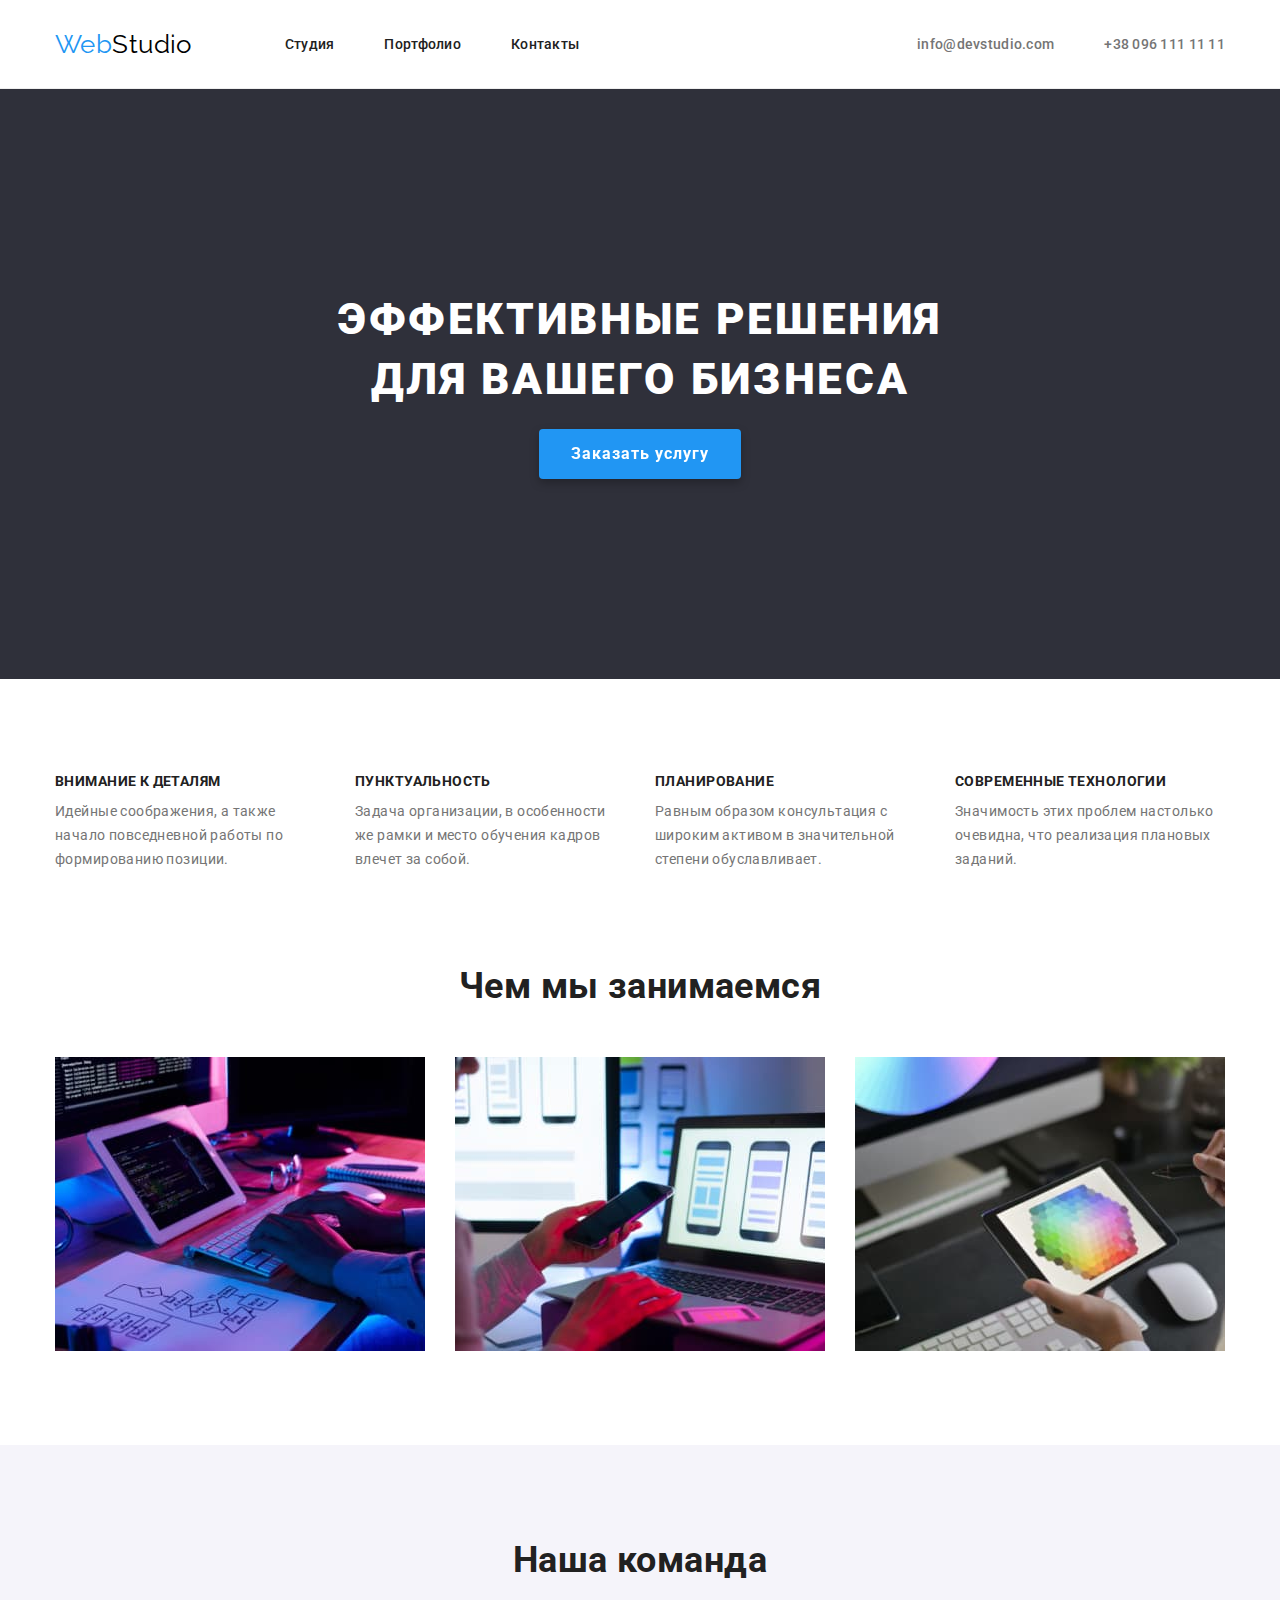
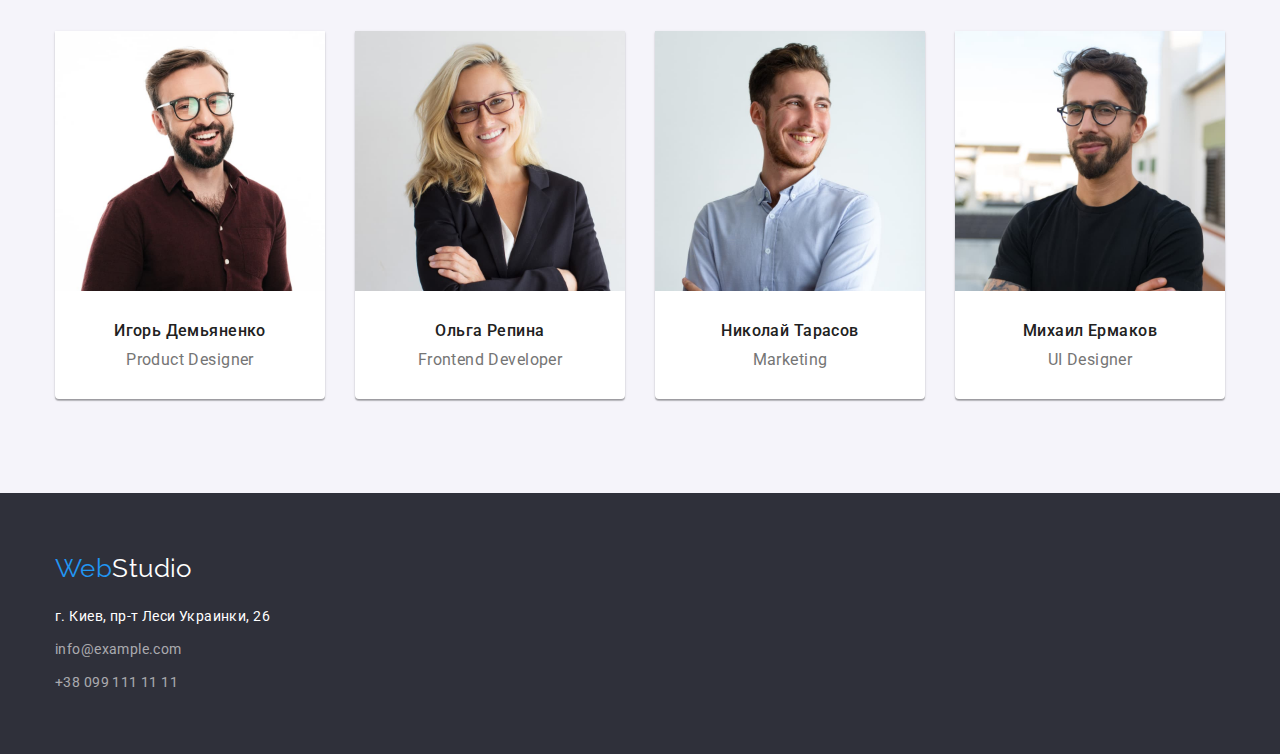
<file: index.html>
<!DOCTYPE html>
<html lang="ru">
  <head>
    <meta charset="UTF-8" />
    <meta http-equiv="X-UA-Compatible" content="IE=edge" />
    <meta name="viewport" content="width=device-width, initial-scale=1.0" />
    <title>Студия</title>
    <!-- <link rel="stylesheet" href="./css/reset.css" /> -->
    <link
      rel="stylesheet"
      href="https://cdnjs.cloudflare.com/ajax/libs/modern-normalize/1.1.0/modern-normalize.min.css"
    />
    <link rel="stylesheet" href="./css/styles.css" />
  </head>
  <body>
    <header>
      <!-- navigation bar -->
      <div class="container">
        <div class="nav-bar">
          <nav>
            <a href="./index.html" class="logo"><span>Web</span>Studio</a>
            <ul class="nav-menu">
              <li class="item"><a class="nav-link" href="./index.html">Студия</a></li>
              <li class="item"><a class="nav-link" href="./portfollio.html">Портфолио</a></li>
              <li class="item"><a class="nav-link" href="">Контакты</a></li>
            </ul>
          </nav>

          <!-- contacts -->
          <ul class="cont-menu">
            <li class="item">
              <a class="cont-link" href="mailto:info@devstudio.com">info@devstudio.com</a>
            </li>
            <li class="item">
              <a class="cont-link" href="tel:+380961111111">+38 096 111 11 11</a>
            </li>
          </ul>
        </div>
      </div>
    </header>

    <main>
      <!-- Hero -->

      <section class="hero">
        <div class="container">
          <h1 class="hero-text">Эффективные решения для вашего бизнеса</h1>
          <button type="button" class="button">Заказать услугу</button>
        </div>
      </section>

      <!-- Features -->
      <section class="features">
        <div class="container">
          <h2 hidden>Особенности</h2>
          <ul class="list">
            <li class="item">
              <h3 class="features-title">Внимание к деталям</h3>
              <p class="features-text">
                Идейные соображения, а также начало повседневной работы по формированию позиции.
              </p>
            </li>
            <li class="item">
              <h3 class="features-title">Пунктуальность</h3>
              <p class="features-text">
                Задача организации, в особенности же рамки и место обучения кадров влечет за собой.
              </p>
            </li>
            <li class="item">
              <h3 class="features-title">Планирование</h3>
              <p class="features-text">
                Равным образом консультация с широким активом в значительной степени обуславливает.
              </p>
            </li>
            <li class="item">
              <h3 class="features-title">Современные технологии</h3>
              <p class="features-text">
                Значимость этих проблем настолько очевидна, что реализация плановых заданий.
              </p>
            </li>
          </ul>
        </div>
      </section>

      <!-- About us gallery -->
      <section class="about">
        <div class="container">
          <h2 class="about-title">Чем мы занимаемся</h2>
          <ul class="list">
            <li class="banner">
              <img
                class="image"
                src="./images/img-1-opt.jpg"
                alt="Картинка компьютера"
                width="370"
              />
            </li>
            <li class="banner">
              <img class="image" src="./images/img-2-opt.jpg" alt="Картинка телефона" width="370" />
            </li>
            <li class="banner">
              <img class="image" src="./images/img-3-opt.jpg" alt="Картинка планшета" width="370" />
            </li>
          </ul>
        </div>
      </section>

      <!-- Our Team cards -->

      <section class="team">
        <div class="container">
          <h2 class="title">Наша команда</h2>
          <ul>
            <li class="team-card">
              <img src="./images/igor-opt.jpg" alt="Игорь Демьяненко" width="270" />
              <div class="card-text">
                <h3 class="member-name">Игорь Демьяненко</h3>
                <p class="member-role">Product Designer</p>
              </div>
            </li>
            <li class="team-card">
              <img src="./images/olga-opt.jpg" alt="Ольга Репина" width="270" />
              <div class="card-text">
                <h3 class="member-name">Ольга Репина</h3>
                <p class="member-role">Frontend Developer</p>
              </div>
            </li>
            <li class="team-card">
              <img src="./images/mikola-opt.jpg" alt="Николай Тарасов" width="270" />
              <div class="card-text">
                <h3 class="member-name">Николай Тарасов</h3>
                <p class="member-role">Marketing</p>
              </div>
            </li>
            <li class="team-card">
              <img src="./images/mihailo-opt.jpg" alt="Михаил Ермаков" width="270" />
              <div class="card-text">
                <h3 class="member-name">Михаил Ермаков</h3>
                <p class="member-role">UI Designer</p>
              </div>
            </li>
          </ul>
        </div>
      </section>
    </main>

    <!-- Footer -->
    <footer>
      <div class="container">
        <a href="./index.html" class="logo"><span>Web</span>Studio</a>
        <address>
          <ul class="add-menu">
            <li class="map item">
              <a
                class="map-link"
                href="https://goo.gl/maps/CPtrU1FHBa2aNyZL9"
                target="_blank"
                rel="noopener noreferrer nofollow"
                >г. Киев, пр-т Леси Украинки, 26</a
              >
            </li>
            <li class="item">
              <a href="mailto:info@example.com" class="address-link">info@example.com</a>
            </li>
            <li class="item">
              <a href="tel:+380991111111" class="address-link">+38 099 111 11 11</a>
            </li>
          </ul>
        </address>
      </div>
    </footer>
  </body>
</html>
</file>
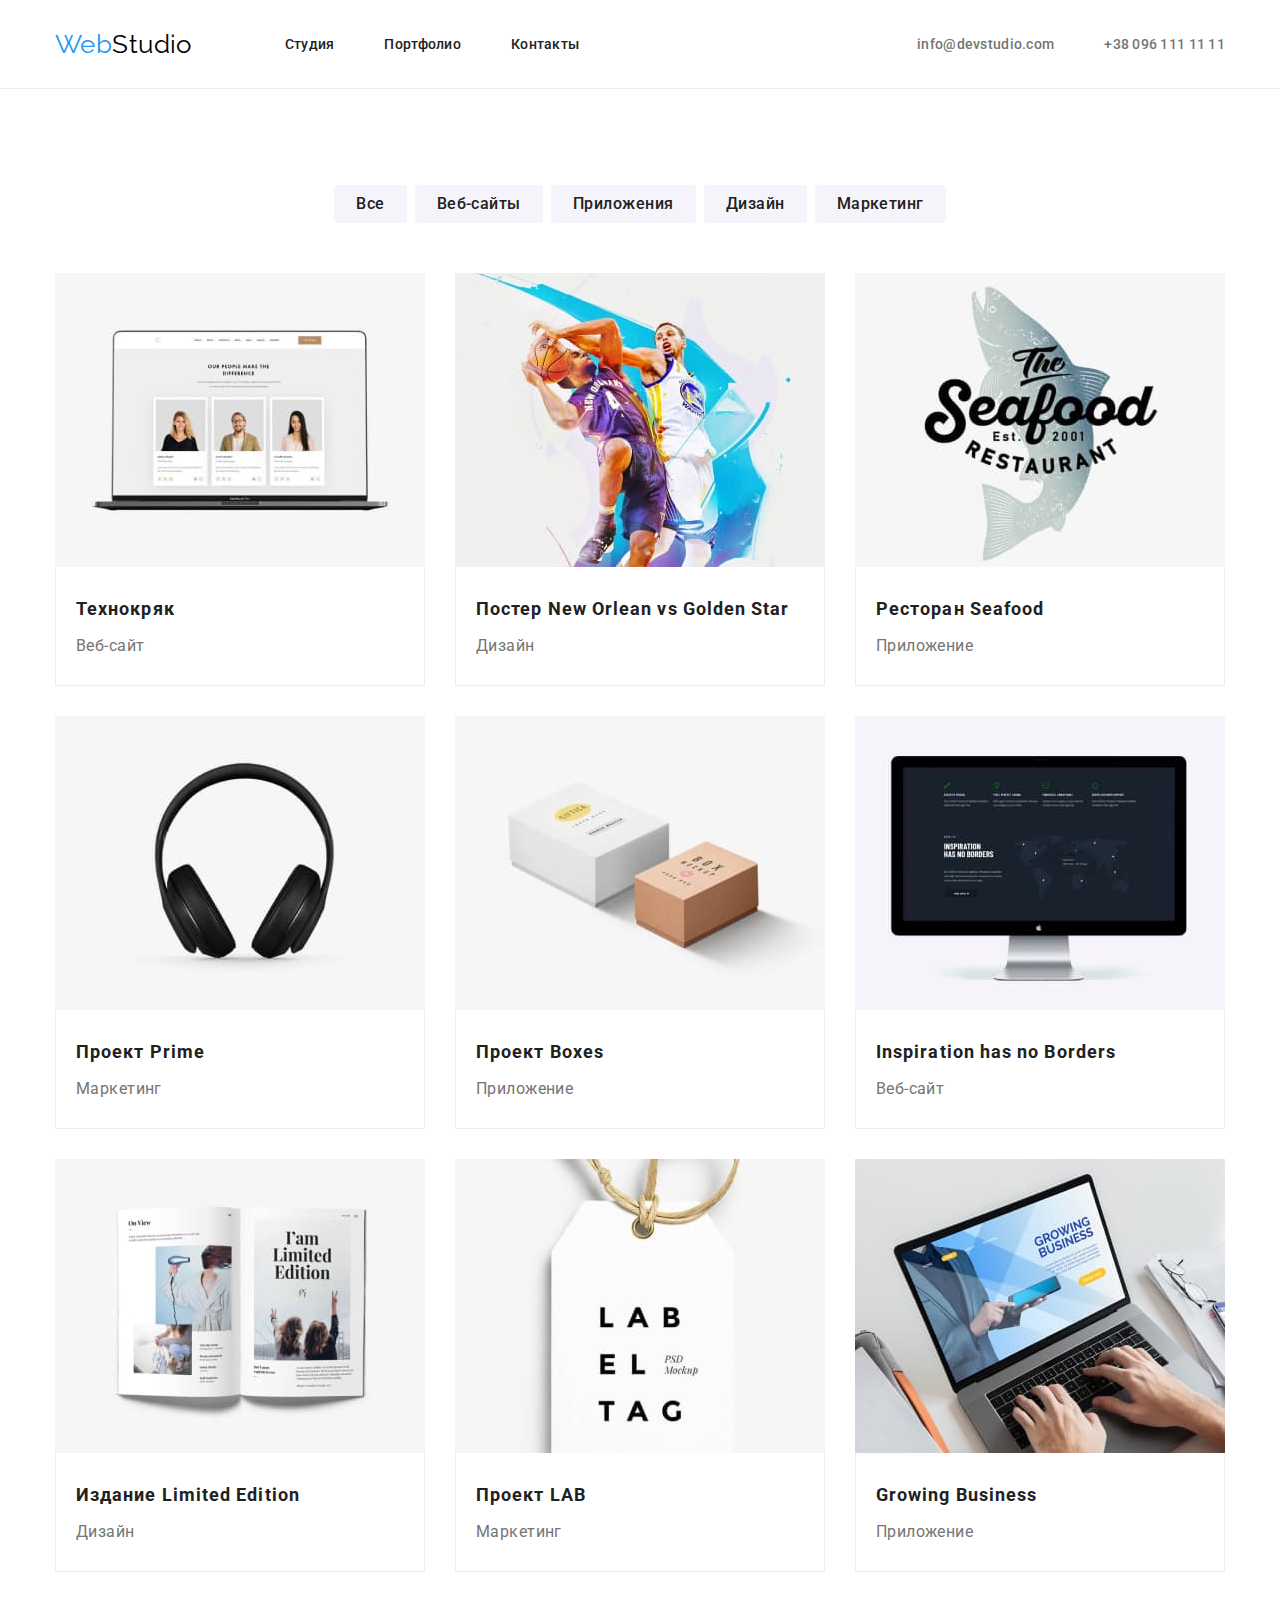
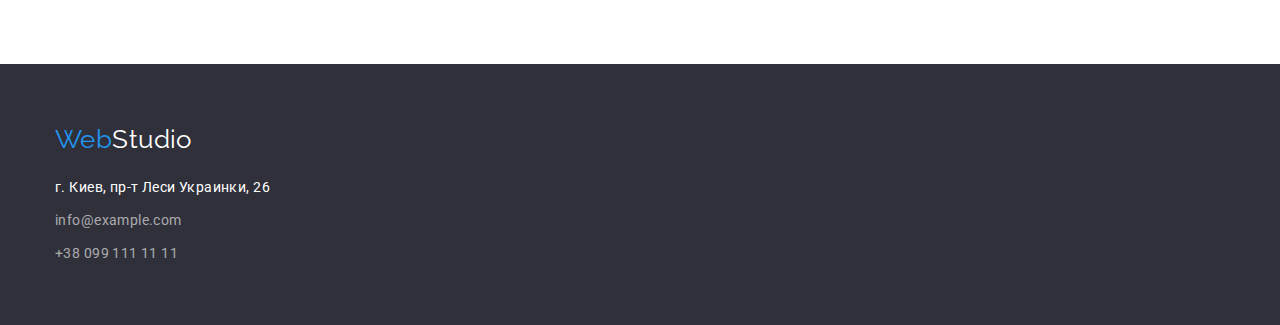
<file: portfollio.html>
<!DOCTYPE html>
<html lang="ru">
  <head>
    <meta charset="UTF-8" />
    <meta http-equiv="X-UA-Compatible" content="IE=edge" />
    <meta name="viewport" content="width=device-width, initial-scale=1.0" />
    <title>Портфолио</title>
    <!-- <link rel="stylesheet" href="./css/reset.css" /> -->
    <link
      rel="stylesheet"
      href="https://cdnjs.cloudflare.com/ajax/libs/modern-normalize/1.1.0/modern-normalize.min.css"
    />
    <link rel="stylesheet" href="./css/styles.css" />
  </head>
  <body>
    <header>
      <!-- navigation bar  nav and contacts will be in div.containter-->
      <div class="container">
        <div class="nav-bar">
          <nav>
            <a href="./index.html" class="logo"><span>Web</span>Studio</a>
            <ul class="nav-menu">
              <li class="item"><a class="nav-link" href="./index.html">Студия</a></li>
              <li class="item"><a class="nav-link" href="./portfollio.html">Портфолио</a></li>
              <li class="item"><a class="nav-link" href="">Контакты</a></li>
            </ul>
          </nav>

          <!-- contacts -->
          <ul class="cont-menu">
            <li class="item">
              <a class="cont-link" href="mailto:info@devstudio.com">info@devstudio.com</a>
            </li>
            <li class="item">
              <a class="cont-link" href="tel:+380961111111">+38 096 111 11 11</a>
            </li>
          </ul>
        </div>
      </div>
    </header>

    <main>
      <section class="port">
        <div class="container">
          <h1 hidden>Портфолио</h1>
          <ul class="port-menu">
            <li class="btn"><button type="button" class="button">Все</button></li>
            <li class="btn"><button type="button" class="button">Веб-сайты</button></li>
            <li class="btn"><button type="button" class="button">Приложения</button></li>
            <li class="btn"><button type="button" class="button">Дизайн</button></li>
            <li class="btn"><button type="button" class="button">Маркетинг</button></li>
          </ul>
          <ul class="port-gallery">
            <li class="port-card">
              <a href="" class="port-card-link"
                ><img
                  src="./images/tehno-opt.jpg"
                  alt="Изображение веб-сайта Технокряк"
                  width="370"
                />
                <div class="card-container">
                  <h2 class="port-card-title">Технокряк</h2>
                  <p class="port-card-text">Веб-сайт</p>
                </div></a
              >
            </li>
            <li class="port-card">
              <a href="" class="port-card-link"
                ><img src="./images/poster-opt.jpg" alt="Постер баскетбольного матча" width="370" />
                <div class="card-container">
                  <h2 class="port-card-title">Постер New Orlean vs Golden Star</h2>
                  <p class="port-card-text">Дизайн</p>
                </div></a
              >
            </li>
            <li class="port-card">
              <a href="" class="port-card-link"
                ><img src="./images/restor-opt.jpg" alt="Логотип ресторана Seafood" width="370" />
                <div class="card-container">
                  <h2 class="port-card-title">Ресторан Seafood</h2>
                  <p class="port-card-text">Приложение</p>
                </div></a
              >
            </li>
            <li class="port-card">
              <a href="" class="port-card-link"
                ><img src="./images/prime-opt.jpg" alt="Изображение наушников Prime" width="370" />
                <div class="card-container">
                  <h2 class="port-card-title">Проект Prime</h2>
                  <p class="port-card-text">Маркетинг</p>
                </div></a
              >
            </li>
            <li class="port-card">
              <a href="" class="port-card-link"
                ><img src="./images/boxes-opt.jpg" alt="Илюстрация приложения Boxes" width="370" />
                <div class="card-container">
                  <h2 class="port-card-title">Проект Boxes</h2>
                  <p class="port-card-text">Приложение</p>
                </div></a
              >
            </li>
            <li class="port-card">
              <a href="" class="port-card-link"
                ><img
                  src="./images/isnpir-opt.jpg"
                  alt="Изображение веб-сайта Inspiration has no Borders"
                  width="370"
                />
                <div class="card-container">
                  <h2 class="port-card-title">Inspiration has no Borders</h2>
                  <p class="port-card-text">Веб-сайт</p>
                </div></a
              >
            </li>
            <li class="port-card">
              <a href="" class="port-card-link"
                ><img
                  src="./images/book-opt.jpg"
                  alt="Изображение книги Limited Edition"
                  width="370"
                />
                <div class="card-container">
                  <h2 class="port-card-title">Издание Limited Edition</h2>
                  <p class="port-card-text">Дизайн</p>
                </div></a
              >
            </li>
            <li class="port-card">
              <a href="" class="port-card-link"
                ><img
                  src="./images/lab-opt.jpg"
                  alt="Изображение магазинной бирки с надписью LABEL TAG"
                  width="370"
                />
                <div class="card-container">
                  <h2 class="port-card-title">Проект LAB</h2>
                  <p class="port-card-text">Маркетинг</p>
                </div></a
              >
            </li>
            <li class="port-card">
              <a href="" class="port-card-link"
                ><img
                  src="./images/business-opt.jpg"
                  alt="Изображение компьютера с открытым приложением Growing Business"
                  width="370"
                />
                <div class="card-container">
                  <h2 class="port-card-title">Growing Business</h2>
                  <p class="port-card-text">Приложение</p>
                </div></a
              >
            </li>
          </ul>
        </div>
      </section>
    </main>

    <!-- Footer -->
    <footer>
      <div class="container">
        <a href="./index.html" class="logo"><span>Web</span>Studio</a>
        <address>
          <ul class="add-menu">
            <li class="map item">
              <a
                class="map-link"
                href="https://goo.gl/maps/CPtrU1FHBa2aNyZL9"
                target="_blank"
                rel="noopener noreferrer nofollow"
                >г. Киев, пр-т Леси Украинки, 26</a
              >
            </li>
            <li class="item">
              <a href="mailto:info@example.com" class="address-link">info@example.com</a>
            </li>
            <li class="item">
              <a href="tel:+380991111111" class="address-link">+38 099 111 11 11</a>
            </li>
          </ul>
        </address>
      </div>
    </footer>
  </body>
</html>
</file>
<file: css/styles.css>
@import url("https://fonts.googleapis.com/css2?family=Raleway:wght@700&display=swap");
@import url("https://fonts.googleapis.com/css2?family=Roboto:wght@400;500;700;900&display=swap");

/* ---------------------------variables--------------------------- */
:root {
  --color-main: #212121;
  --color-alt: #757575;
  --color-accent: #2196f3;
  --color-bg-alt: #2f303a;
  --color-bg-sect: #f5f4fa;
}

/* ---------------------------global---------------------------- */
header {
  border-bottom: 1px solid #eeeeee;
}
body {
  font-family: "Roboto", sans-serif;
  color: var(--color-alt);
  font-size: 14px;
  line-height: calc(24 / 14);
  background-color: #ffffff;
  letter-spacing: 0.03em;
}

a {
  text-decoration: none;
}
ul {
  list-style: none;
  margin: 0;
  padding: 0;
}
h1,
h2,
h3,
h4,
h5,
h6,
p {
  margin: 0;
  word-wrap: break-word;
}

address {
  font-style: normal;
}
img {
  display: block;
  min-width: 100%;
  height: auto;
}

.container {
  width: 1200px;
  /* outline: tomato solid 2px; */
  margin-left: auto;
  margin-right: auto;
  padding-left: 15px;
  padding-right: 15px;
}
/* ---------------------------header--------------------------- */

.nav-bar {
  display: flex;
  align-items: center;
}
nav {
  display: flex;
  align-items: center;
}
.logo {
  font-family: "Raleway", sans-serif;
  font-size: 26px;
  color: #000000;
}
.logo span {
  color: var(--color-accent);
}
.nav-menu {
  display: flex;
}
.nav-menu .item:not(:last-child) {
  padding-right: 50px;
}
.nav-menu .item:first-child {
  padding-left: 93px;
}
.nav-link {
  display: block;
  padding-top: 32px;
  padding-bottom: 32px;

  color: var(--color-main);
  font-weight: 500;
  letter-spacing: 0.02em;
}
.nav-link:hover,
.nav-link:focus {
  color: var(--color-accent);
}

.cont-menu {
  display: flex;
  margin-left: auto;
}
.cont-menu .item:not(:last-child) {
  padding-right: 50px;
}
.cont-link {
  display: block;
  padding-top: 32px;
  padding-bottom: 32px;

  color: var(--color-alt);
  font-weight: 500;
  letter-spacing: 0.02em;
}
.cont-link:hover,
.cont-link:focus {
  color: var(--color-accent);
}

/* ---------------------------main--------------------------- */
.hero {
  background-color: var(--color-bg-alt);
  padding-bottom: 94px;
  text-align: center;
  padding-bottom: 200px;
  padding-top: 200px;
}
.hero-text {
  max-width: 696px;
  margin-left: auto;
  margin-right: auto;
  margin-bottom: 20px;

  color: #ffffff;
  font-size: 44px;
  line-height: calc(60 / 44);
  letter-spacing: 0.06em;
  font-weight: 900;
  text-transform: uppercase;
}
.hero .button {
  font-family: inherit;
  font-size: 16px;
  line-height: calc(30 / 16);
  letter-spacing: 0.06em;
  font-weight: 700;
  color: #ffffff;

  padding: 10px 32px;
  background-color: var(--color-accent);
  cursor: pointer;
  filter: drop-shadow(0px 4px 4px rgba(0, 0, 0, 0.25));
  border: none;
  border-radius: 4px;
}
.hero .button:hover,
.hero .button:focus,
.hero .button:active {
  background-color: #188ce8;
  box-shadow: 0px 4px 4px rgba(0, 0, 0, 0.15);
}

/* ---------------------------Features--------------------------- */
.features {
  padding-top: 94px;
  padding-bottom: 94px;
}
.features .list {
  display: flex;
}
.features .item {
  width: calc((100% - 90px) / 4);
}
.features .item:not(:last-child) {
  margin-right: 30px;
}
.features-title {
  margin-bottom: 10px;

  color: var(--color-main);
  font-size: 14px;
  line-height: 16px;
  font-weight: 700;
  text-transform: uppercase;
}
/* .features-text {} */

/* ----------------------about us gallery---------------------- */

.about {
  display: flex;
  flex-direction: column;
  padding-bottom: 94px;
  align-items: center;
}
.about .list {
  display: flex;
}

.about .banner:not(:last-child) {
  margin-right: 30px;
}
.about-title {
  margin-bottom: 50px;

  color: var(--color-main);
  font-size: 36px;
  line-height: 42px;
  font-weight: 700;
  text-align: center;
}
/* ----------------------team section----------------------*/

.team {
  background-color: var(--color-bg-sect);
  padding-bottom: 94px;
  padding-top: 94px;
}
.team .container {
  display: flex;
  flex-direction: column;
  align-items: center;
}
.title {
  margin-bottom: 50px;

  color: var(--color-main);
  font-size: 36px;
  line-height: 42px;
  text-align: center;
}

.team ul {
  display: flex;
}
.team-card {
  display: flex;
  align-items: center;
  flex-direction: column;

  background-color: #ffffff;
  width: 270px;

  box-shadow: 0px 1px 3px rgba(0, 0, 0, 0.12), 0px 1px 1px rgba(0, 0, 0, 0.14),
    0px 2px 1px rgba(0, 0, 0, 0.2);
  border-radius: 0px 0px 4px 4px;
}

.team-card:not(:last-child) {
  margin-right: 30px;
}

.card-text {
  text-align: center;
  margin: 30px 0 30px 0;
}
.team .member-name {
  margin-bottom: 10px;

  color: var(--color-main);
  font-size: 16px;
  line-height: 19px;
  font-weight: 500;
}
.team .member-role {
  font-size: 16px;
  line-height: 19px;
}

/* ---------------------------main portfolio--------------------------- */
.port {
  padding-top: 96px;
  padding-bottom: 92px;
}
.port-menu {
  display: flex;
  justify-content: center;
  margin-bottom: 50px;
}

.port-menu .button {
  padding-top: 6px;
  padding-bottom: 6px;
  padding-right: 22px;
  padding-left: 22px;

  font-family: inherit;
  color: var(--color-main);
  font-size: 16px;
  font-weight: 500;
  line-height: calc(26 / 16);
  letter-spacing: 0.03em;

  background-color: #f5f4fa;
  border: none;
  border-radius: 4px;
  cursor: pointer;
}
.port-menu .btn:not(:last-child) {
  margin-right: 8px;
}

.port-menu .button:hover,
.port-menu .button:focus {
  color: #ffffff;
  background-color: var(--color-accent);
  box-shadow: 0px 3px 1px rgba(0, 0, 0, 0.1), 0px 1px 2px rgba(0, 0, 0, 0.08),
    0px 2px 2px rgba(0, 0, 0, 0.12);
  border-radius: 4px;
}

.port-gallery {
  display: flex;
  flex-wrap: wrap;
}
.port-card {
  width: calc((100% - 60px) / 3);
  margin-right: 30px;
  margin-bottom: 30px;
}
.port-card:nth-child(3n) {
  margin-right: 0px;
}
.port-card:nth-last-child(-n + 3) {
  margin-bottom: 0px;
}

.card-container {
  padding: 24px 20px;
  border: 1px solid #eeeeee;
  border-top: 0;
}
.port-card-title {
  color: var(--color-main);
  font-size: 18px;
  line-height: calc(36 / 18);
  letter-spacing: 0.06em;
  font-weight: 700;
  margin-bottom: 4px;
}
.port-card-text {
  color: var(--color-alt);
  font-size: 16px;
  line-height: calc(30 / 16);
}

/* ---------------------------footer--------------------------- */

footer {
  padding-top: 60px;
  padding-bottom: 60px;

  background-color: var(--color-bg-alt);
}
footer .logo {
  display: inline-block;
  color: white;
  line-height: 31px;
  margin-bottom: 20px;
}

.add-menu .item:not(:last-child) {
  margin-bottom: 9px;
}
.map-link {
  color: #ffffff;
  line-height: 24px;
}
.map-link:hover,
.map-link:focus {
  color: var(--color-accent);
}
.address-link {
  color: rgba(255, 255, 255, 0.6);
  line-height: 24px;
}
.address-link:hover,
.address-link:focus {
  color: var(--color-accent);
}
</file>
